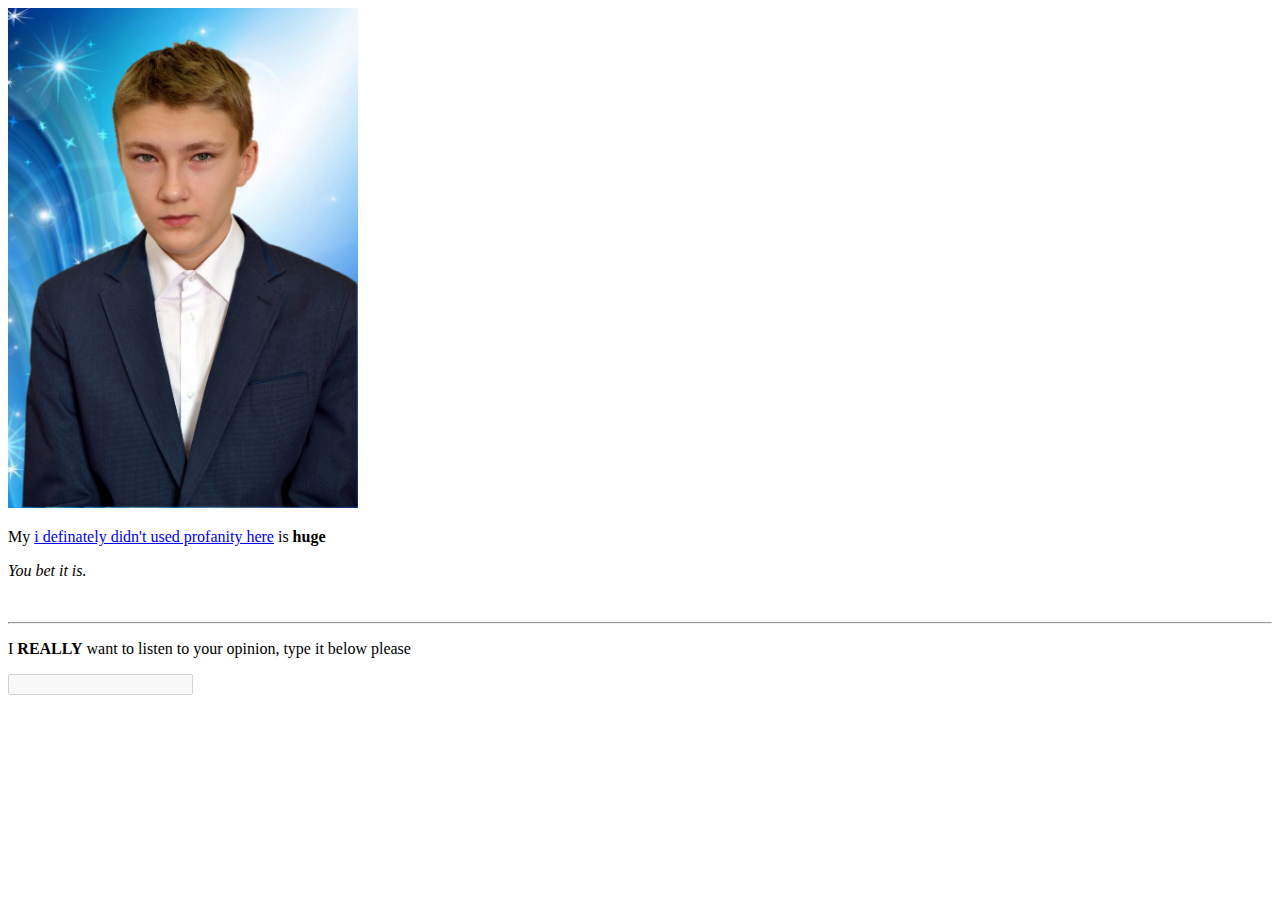
<file: Day 1/index.html>
<!DOCTYPE html>
<html lang="en-US">
    <head>
        <meta charset="utf-8">

    </head>

    <body>
        <img src="grisha.jpg" width="350" height="500" alt="beautiful man">

        <p class="statement">My <a href="https://www.youtube.com/channel/UClrwfd2HzmpRRpPA2orQFiw"
             title="The best page on the internet">i definately didn't used profanity here</a> is <strong>huge</strong></p>
        
        <em><p class="truth">You bet it is.</p></em>
        
        <br>
        <hr>

        <p>I <strong>REALLY</strong> want to listen to your opinion, type it below please</p>
        <input type="text" disabled>
    </body>
</html>
</file>
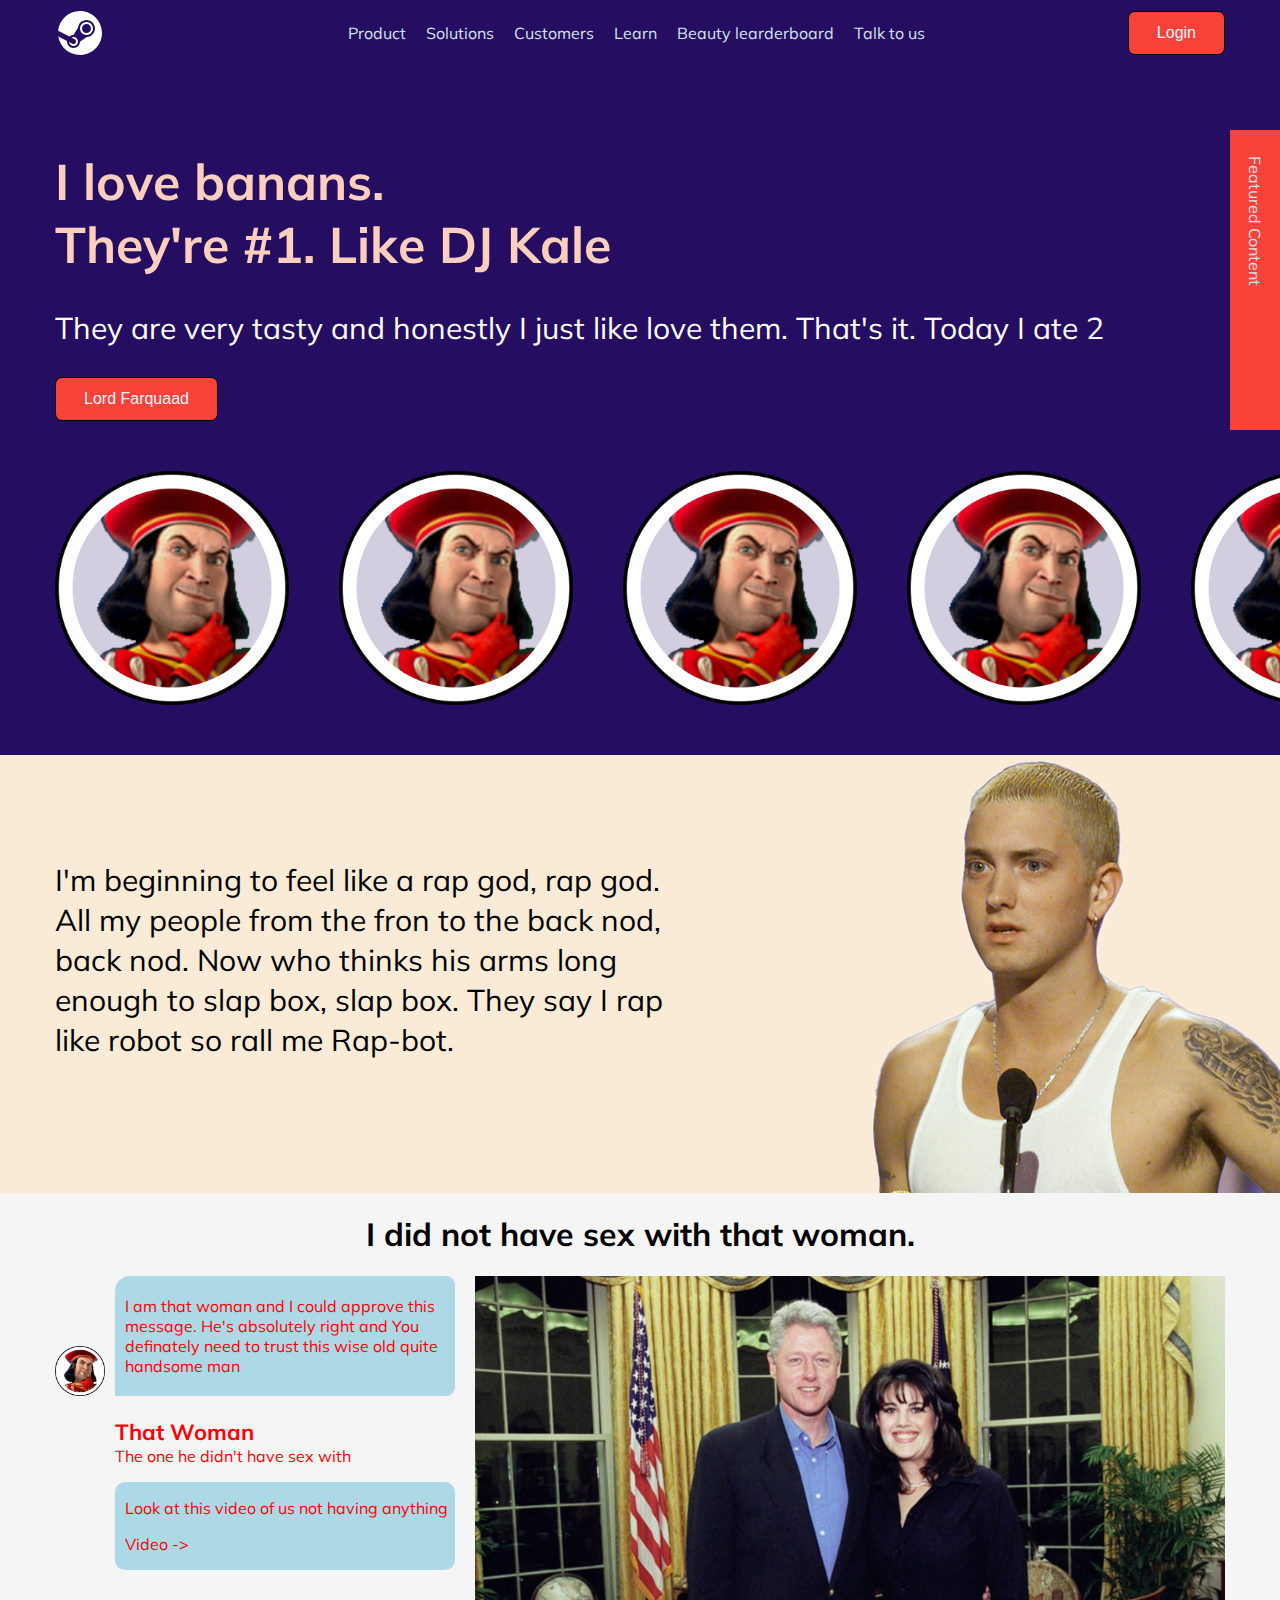
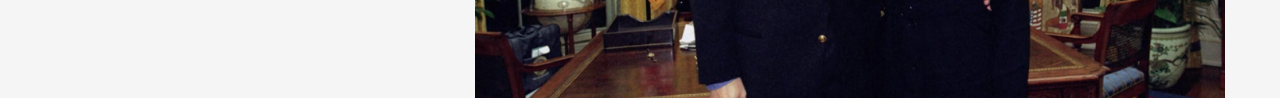
<file: Day 10/index.html>
<!DOCTYPE html>
<html lang="en">
    <head>
        <meta charset="UTF-8">
        <link rel="stylesheet" href="styles.css">
    </head>

    <body>
        <header>
            <div class="menu">

                <img class="logo" src="imgs/icons8-logo.svg">


    
                <nav class="nav-menu">
                    <ul class="menu-ul">
                        <li><a href="">Product</a></li>
                        <li><a href="">Solutions</a></li>
                        <li><a href="">Customers</a></li>
                        <li><a href="">Learn</a></li>
                        <li><a href="">Beauty learderboard</a></li>
                        <li><a href="">Talk to us</a></li>
                    </ul>
                </nav>
    
                
                <button class="login-button">Login</button>

                <div class="adidas-menu" style="padding-right: 10px;">
                    <span class="bar"></span>
                    <span class="bar"></span>
                    <span class="bar"></span>
                </div>


                <nav class="dropdown-menu">
                    <a href="shrek.html">Product <img class="shrek" src="imgs/shrek.png"></a>
                    <a href="shrek.html">Solutions <img class="shrek" src="imgs/shrek.png"></a>
                    <a href="">Customers</a>
                    <a href="shrek.html">Learn<img class="shrek" src="imgs/shrek.png"></a>
                    <a href="">Beauty learderboard</a>
                    <a href="">Talk to us</a>
                    <a href="" class="dropdown-login">Login <img class="shrek" src="imgs/farquaad.png"></a>
                </nav>



            </div>
        </header>    

        <div class="featured-content">
            <div class="bottle-cap">
                <p class="nine-ty-degree">Featured Content</p>
            </div>
            <div class="bottle">
                <img src="imgs/featured.jpg" height="200px" width="360px">
                <p>This dog is Hitler.</p>
                <a class="featured-content-link" href="">Deport ></a>
            </div>
        </div>

        <div class="content-face">

            <div class="promo">


                <div class="blue section-padding">
                    <div class="marginalized farquass">
                        <div class="text-button-farquad"> 
                            <h1 class="bright">I love banans.<br>
                                They're #1. Like DJ Kale</h1>
                            <p style="font-size: 30px; color: white">They are very tasty and honestly I just like love them. That's it. Today I ate 2</p>
                            <button class="info-button">Lord Farquaad</button>
                        </div>
                        
                        <div class="farquads">
                            <img src="imgs/farquaad.png" width="20%">
                            <img src="imgs/farquaad.png" width="20%">
                            <img src="imgs/farquaad.png" width="20%">
                            <img src="imgs/farquaad.png" width="20%">
                            <img src="imgs/farquaad.png" width="20%">
                        </div>
                    </div>
                </div>


                <div class="beige section-padding">
                    <div class="slim marginalized">
                        <div class="slim-text">
                            I'm beginning to feel like a rap god, rap god.
                            All my people from the fron to the back nod, back nod.
                            Now who thinks his arms long enough to slap box, slap box.
                            They say I rap like robot so rall me Rap-bot.
                        </div>
                    
                        <img src="imgs/slim-cutout.png" class="slim-shady">
                    </div>
                </div>

                <div class="white section-padding">
                    <div class="marginalized" style="flex-direction: column;">
                        <h1>I did not have sex with that woman.</h1>
                        
                        <div class="chat-slider">
                            <div class="chat">
                                <div class="chatlog">
                                    <img src="imgs/farquaad.png" width="50px" height="50px">
                                    <p class="chat-msg">
                                        I am that woman and I 
                                        could approve this message.
                                        He's absolutely right and 
                                        You definately need to trust this 
                                        wise old quite handsome man

                                    </p>
                                </div>

                                <div class="description">
                                    <p style="font-weight: bold; font-size: 22px; margin-bottom: 0px;">That Woman</p></b>
                                    <p style="margin-top: 0;">The one he didn't have sex with</p>
                                    
                                    <a class="description-link" href="">
                                        <p style="margin-bottom: 0;">Look at this video of us not having anything</p>
                                        <p>Video -></p>
                                    </a>
                                </div>
                            </div>

                            <div class="slider">
                                <img class="slider-img fade" src="imgs/bill/1.jpg" >
                                <img class="slider-img fade" src="imgs/bill/2.jpg">
                                <img class="slider-img fade" src="imgs/bill/3.jpg" >
                            </div>
                        </div>
                    </div>
                </div>


                



            </div>



        </div>



        <script src="JS/momimstraight.js"></script> 
        <script src="JS/slideShow.js"></script>   
        <script src="JS/featuredContentExpand.js"></script>

    </body>

</html>
</file>
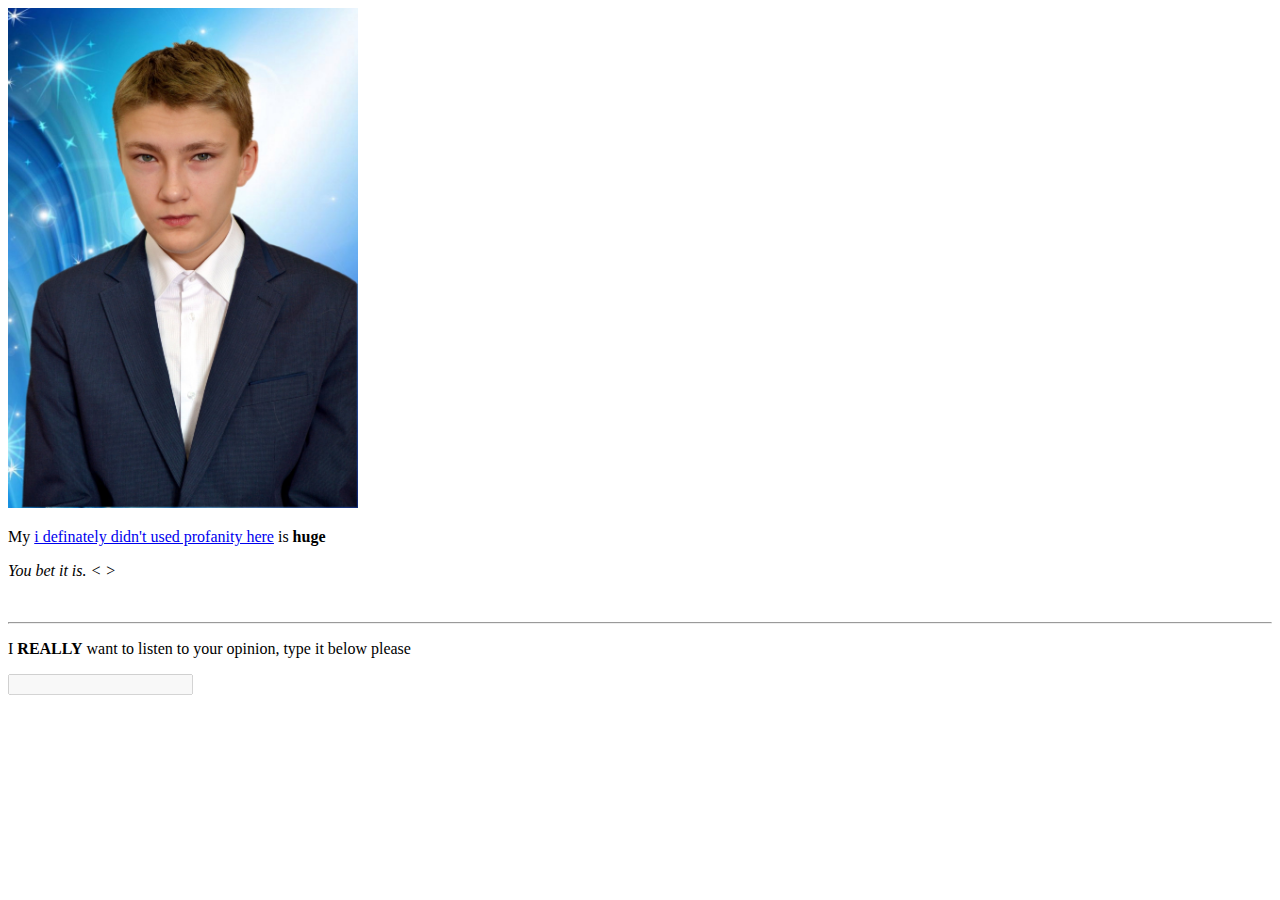
<file: Day 2/index.html>
<!DOCTYPE html>
<html lang="en-US">
    <head>
        <meta charset="utf-8">
        <title>G wagon</title>
    </head>

    <body>
        <img src="grisha.jpg" width="350" height="500" alt="beautiful man">

        <p class="statement">My <a href="https://www.youtube.com/channel/UClrwfd2HzmpRRpPA2orQFiw"
             title="The best page on the internet">i definately didn't used profanity here</a> is <strong>huge</strong></p>
        
        <em><p class="truth" title="test123">You bet it is. &lt; &gt; </p></em>
        
        <br>
        <hr>

        <p>I <strong>REALLY</strong> want to listen to your opinion, type it below please</p>
        <input type="text" disabled>
    </body>
</html>
</file>
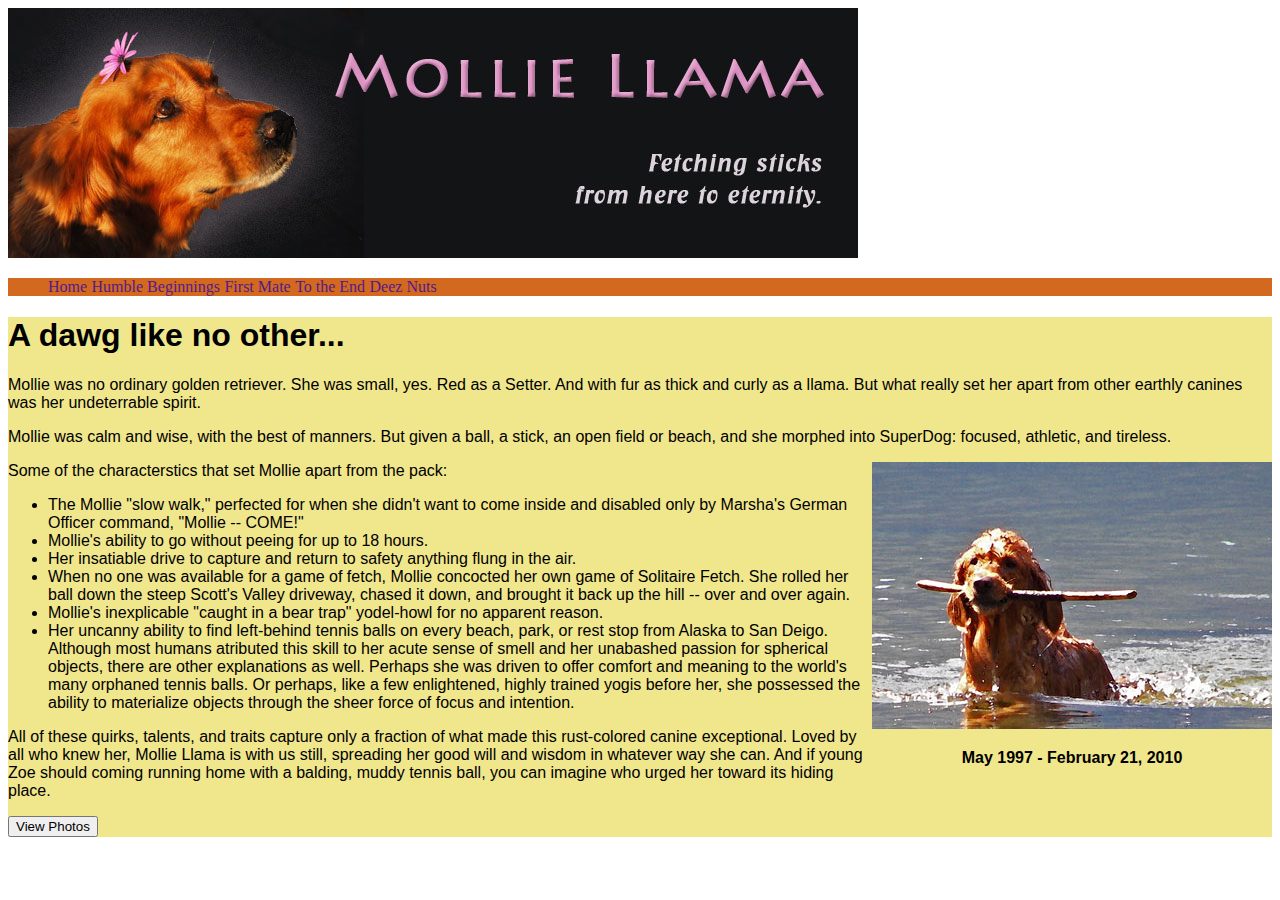
<file: Day 3/index.html>
<!DOCTYPE html>
<html>
    <head>
        <link rel="stylesheet" href="styles.css"> 
    </head>

    <body>
        <img src="imgs/bannerdawg.jpg">


        <div class="menu">
            <ul>
                <li class="menuitem"><a href="">Home</a></li>
                <li class="menuitem"><a href="">Humble Beginnings</a></li>
                <li class="menuitem"><a href="">First Mate</a></li>
                <li class="menuitem"><a href="">To the End</a></li>
                <li class="menuitem"><a href="">Deez Nuts</a></li>
            </ul>    
        </div>

        <div class="content">

            <h1>A dawg like no other...</h1>

            <p>
                Mollie was no ordinary golden retriever. She was small, yes. 
                Red as a Setter. And with fur as thick and curly as a llama. 
                But what really set her apart from other earthly canines was 
                her undeterrable spirit.
            </p>

            <p>
                Mollie was calm and wise, with the best of manners.
                But given a ball, a stick, an open field or beach, and she 
                morphed into SuperDog: focused, athletic, and tireless.
            </p>

            <div class="tributeimg">
                <img src="imgs/mollie-stick-water.jpg">
                <p>May 1997 - February 21, 2010</p>
            </div>


            <p>Some of the characterstics that set Mollie apart from the pack:</p>

            <ul>
                <li>The Mollie "slow walk," perfected for when she didn't want to come inside and disabled only by Marsha's German Officer command, "Mollie -- COME!"</li>
                <li>Mollie's ability to go without peeing for up to 18 hours.</li>
                <li>Her insatiable drive to capture and return to safety anything flung in the air.</li>
                <li>When no one was available for a game of fetch, Mollie concocted her own game of Solitaire Fetch. She rolled her ball down the steep Scott's Valley driveway, chased it down, and brought it back up the hill -- over and over again.</li>
                <li>Mollie's inexplicable "caught in a bear trap" yodel-howl for no apparent reason.</li>
                <li>Her uncanny ability to find left-behind tennis balls on every beach, park, or rest stop from Alaska to San Deigo. Although most humans atributed this skill to her acute sense of smell and her unabashed passion for spherical objects, there are other explanations as well. Perhaps she was driven to offer comfort and meaning to the world's many orphaned tennis balls. Or perhaps, like a few enlightened, highly trained yogis before her, she possessed the ability to materialize objects through the sheer force of focus and intention.</li>
            </ul>

            <p>All of these quirks, talents, and traits capture only a fraction of what made this rust-colored canine exceptional. Loved by all who knew her, Mollie Llama is with us still, spreading her good will and wisdom in whatever way she can. And if young Zoe should coming running home with a balding, muddy tennis ball, you can imagine who urged her toward its hiding place.</p>


            <button type="button">View Photos</button>
        </div>


    </body>

</html>
</file>
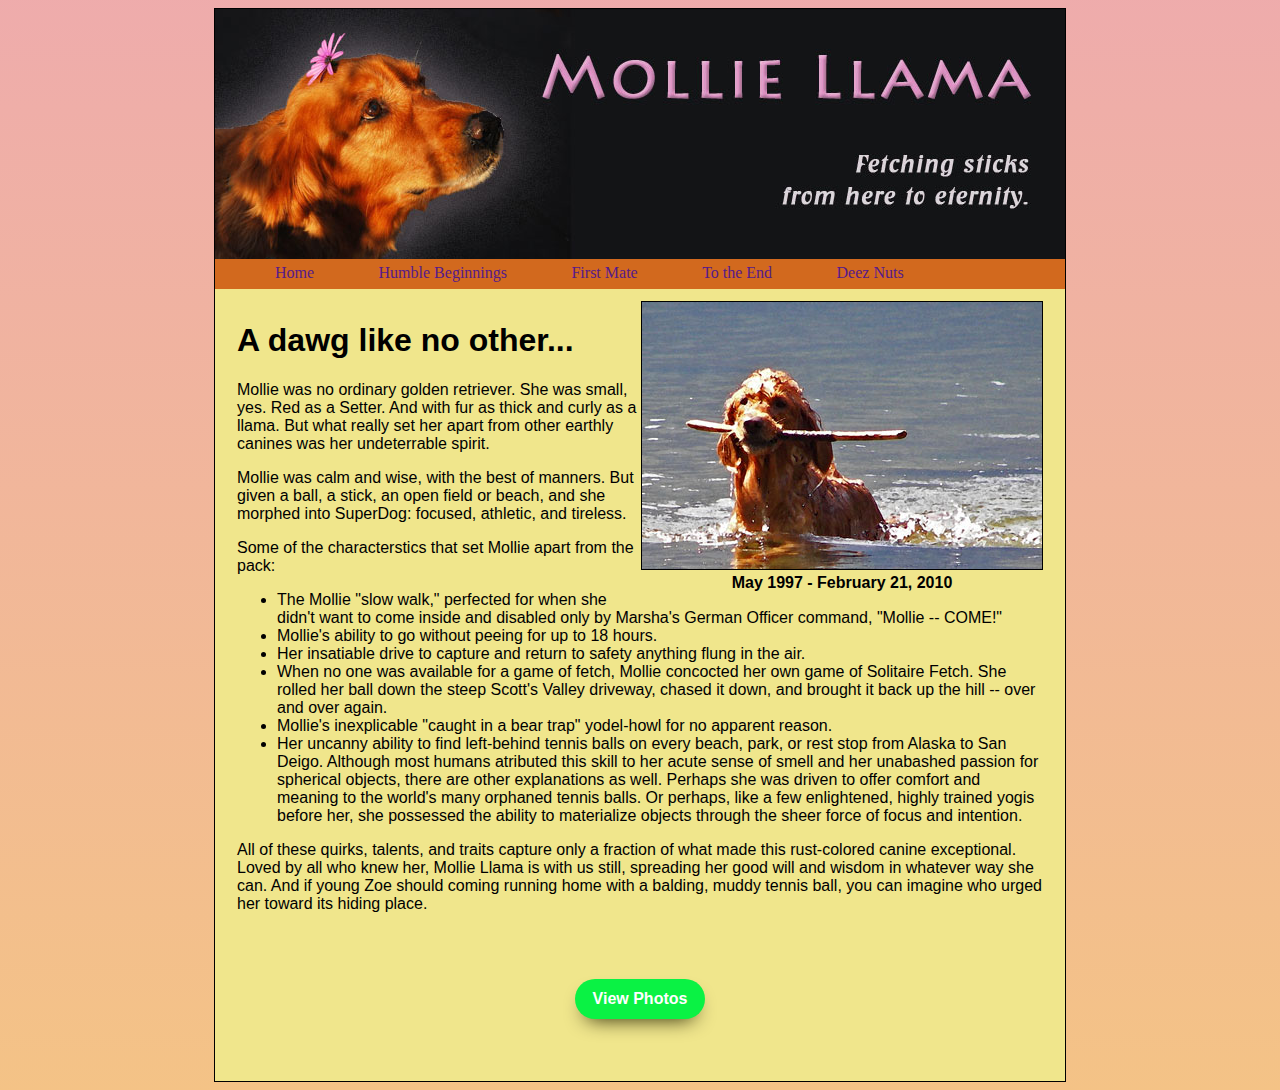
<file: Day 4/index.html>
<!DOCTYPE html>
<html>
    <head>
        <link rel="stylesheet" href="styles.css"> 
    </head>

    <body>
        <div class="page">
            
            <img src="imgs/bannerdawg.jpg">
            
            <div class="menu">
                <ul class="menuul">
                    <li class="menuitem"><a href="">Home</a></li>
                    <li class="menuitem"><a href="">Humble Beginnings</a></li>
                    <li class="menuitem"><a href="">First Mate</a></li>
                    <li class="menuitem"><a href="">To the End</a></li>
                    <li class="menuitem"><a href="">Deez Nuts</a></li>
                </ul>    
            </div>
            
            <div class="content">
    
                <div class="tributeimg">
                    <img style="    border: 1px solid black;" src="imgs/mollie-stick-water.jpg">
                    <p>May 1997 - February 21, 2010</p>
                </div>
    
                <h1>A dawg like no other...</h1>
    
                <p>
                    Mollie was no ordinary golden retriever. She was small, yes. 
                    Red as a Setter. And with fur as thick and curly as a llama. 
                    But what really set her apart from other earthly canines was 
                    her undeterrable spirit.
                </p>
    
                <p>
                    Mollie was calm and wise, with the best of manners.
                    But given a ball, a stick, an open field or beach, and she 
                    morphed into SuperDog: focused, athletic, and tireless.
                </p>
    
    
    
    
                <p>Some of the characterstics that set Mollie apart from the pack:</p>
    
                <ul>
                    <li>The Mollie "slow walk," perfected for when she didn't want to come inside and disabled only by Marsha's German Officer command, "Mollie -- COME!"</li>
                    <li>Mollie's ability to go without peeing for up to 18 hours.</li>
                    <li>Her insatiable drive to capture and return to safety anything flung in the air.</li>
                    <li>When no one was available for a game of fetch, Mollie concocted her own game of Solitaire Fetch. She rolled her ball down the steep Scott's Valley driveway, chased it down, and brought it back up the hill -- over and over again.</li>
                    <li>Mollie's inexplicable "caught in a bear trap" yodel-howl for no apparent reason.</li>
                    <li>Her uncanny ability to find left-behind tennis balls on every beach, park, or rest stop from Alaska to San Deigo. Although most humans atributed this skill to her acute sense of smell and her unabashed passion for spherical objects, there are other explanations as well. Perhaps she was driven to offer comfort and meaning to the world's many orphaned tennis balls. Or perhaps, like a few enlightened, highly trained yogis before her, she possessed the ability to materialize objects through the sheer force of focus and intention.</li>
                </ul>
    
                <p>All of these quirks, talents, and traits capture only a fraction of what made this rust-colored canine exceptional. Loved by all who knew her, Mollie Llama is with us still, spreading her good will and wisdom in whatever way she can. And if young Zoe should coming running home with a balding, muddy tennis ball, you can imagine who urged her toward its hiding place.</p>
    
    
                <div class="buton-central">
                    <button class="button-34" type="submit">View Photos</button>
                </div>
            </div>

        </div>
        


    </body>

</html>
</file>
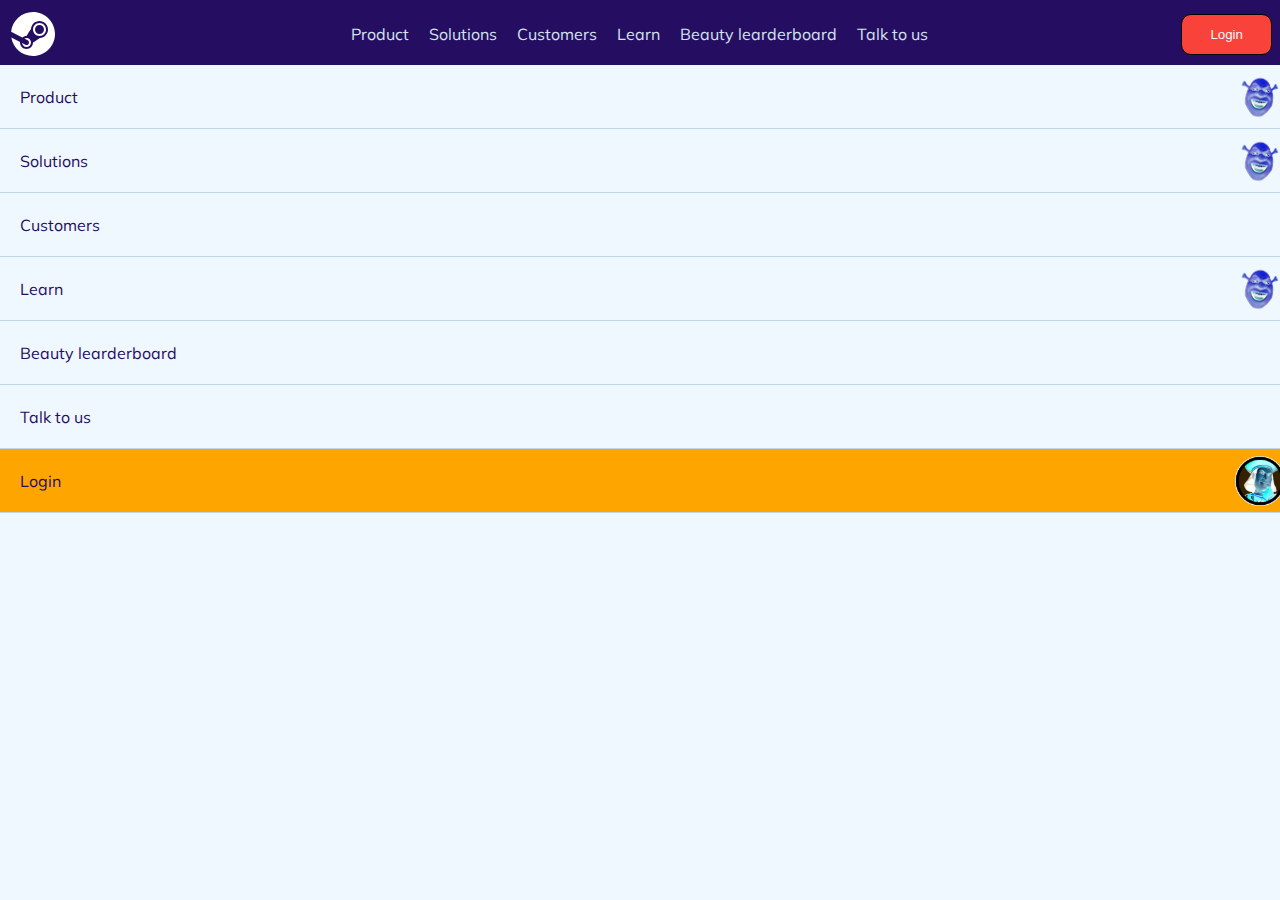
<file: Day 6/index.html>
<!DOCTYPE html>
<html lang="en">
    <head>
        <meta charset="UTF-8">
        <link rel="stylesheet" href="styles.css">
    </head>

    <body>
        <header>
            <div class="menu">

                <img src="imgs/icons8-logo.svg">


    
                <nav class="nav-menu">
                    <ul class="menu-ul">
                        <li><a href="">Product</a></li>
                        <li><a href="">Solutions</a></li>
                        <li><a href="">Customers</a></li>
                        <li><a href="">Learn</a></li>
                        <li><a href="">Beauty learderboard</a></li>
                        <li><a href="">Talk to us</a></li>
                    </ul>
                </nav>
    
                
                <button class="login-button">Login</button>
                <img class="expand-menu" src="imgs/menu.png" height="4%" width="4%">

                <nav class="dropdown-menu">
                    <a href="shrek.html">Product <img class="shrek" src="imgs/shrek.png"></a>
                    <a href="shrek.html">Solutions <img class="shrek" src="imgs/shrek.png"></a>
                    <a href="">Customers</a>
                    <a href="shrek.html">Learn<img class="shrek" src="imgs/shrek.png"></a>
                    <a href="">Beauty learderboard</a>
                    <a href="">Talk to us</a>
                    <a href="" class="dropdown-login">Login <img class="shrek" src="imgs/farquaad.png"></a>
                </nav>



            </div>
        </header>




        

    </body>

</html>
</file>
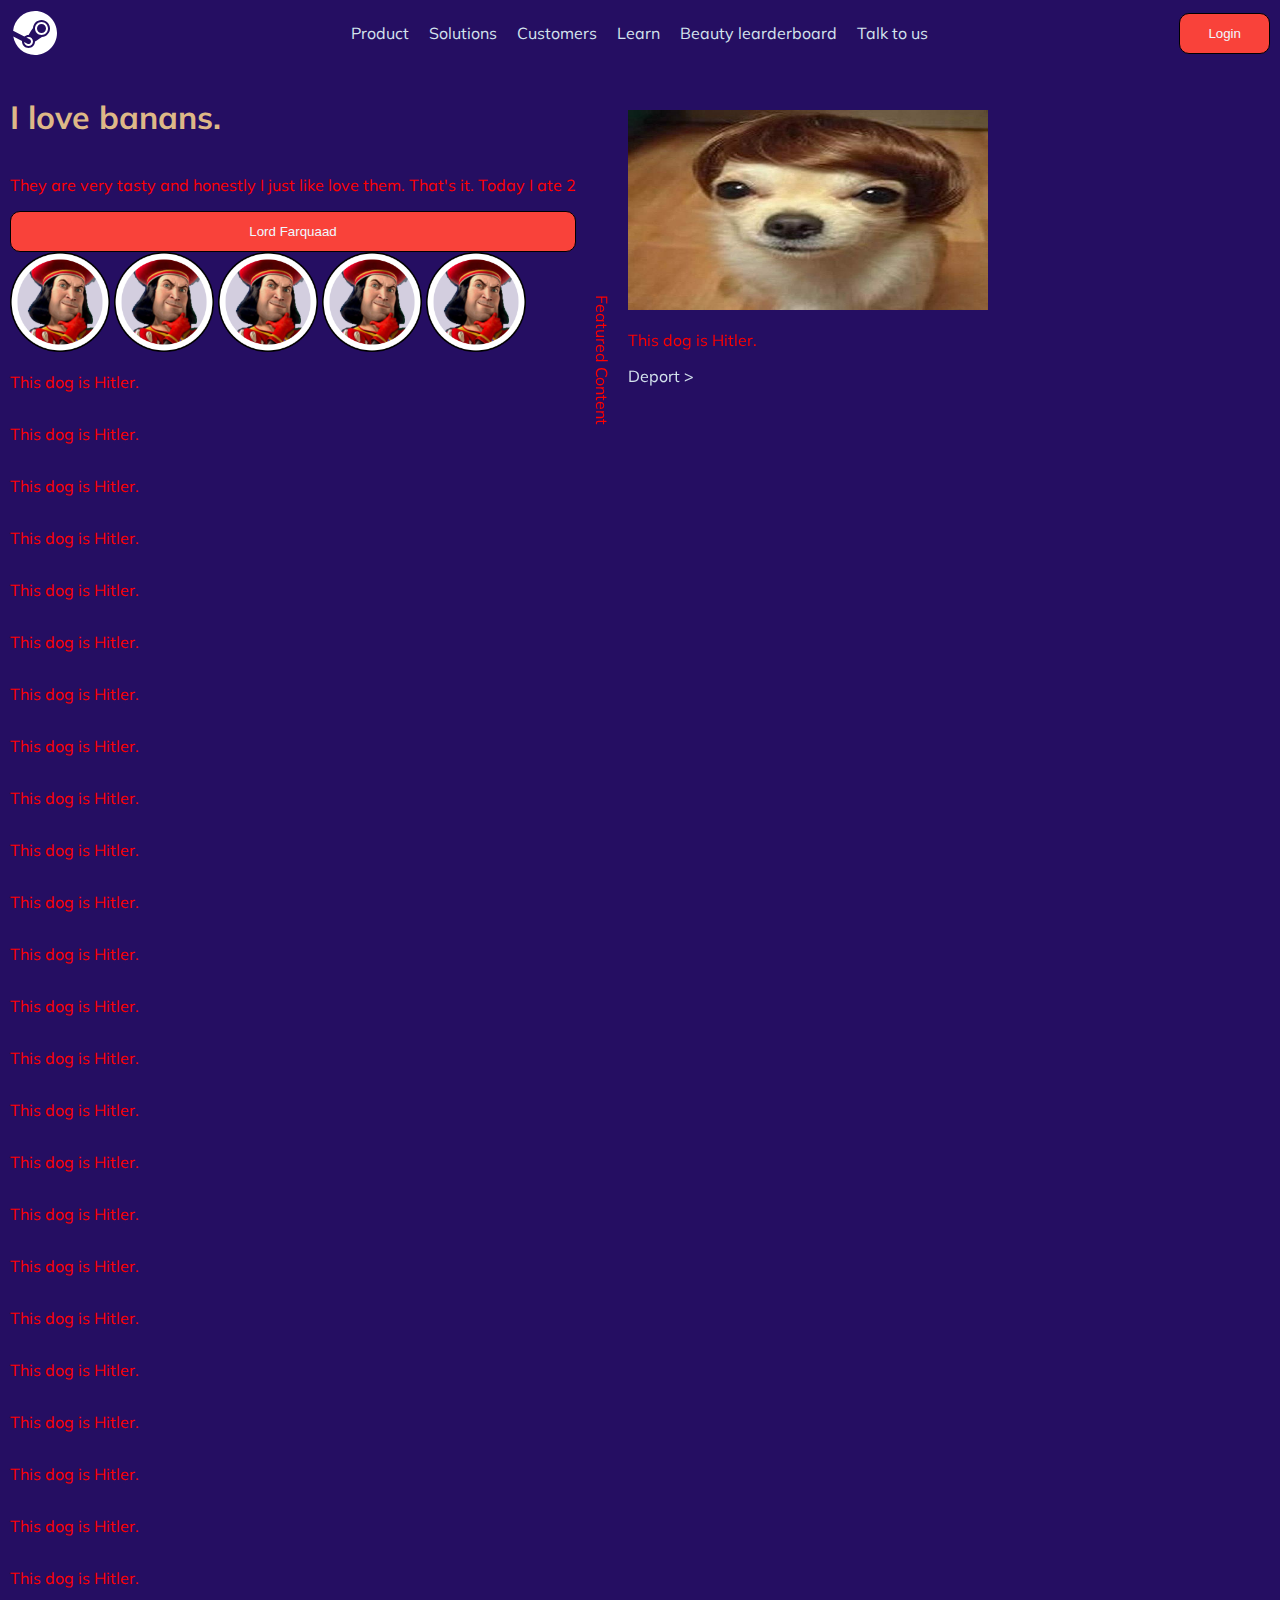
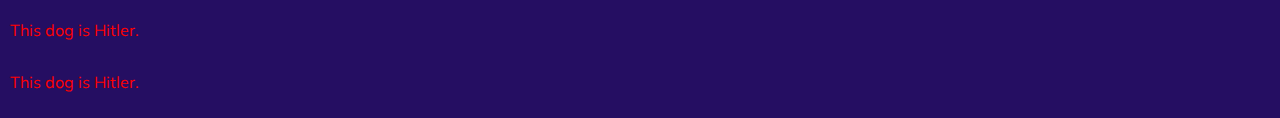
<file: Day 7/index.html>
<!DOCTYPE html>
<html lang="en">
    <head>
        <meta charset="UTF-8">
        <link rel="stylesheet" href="styles.css">
    </head>

    <body>
        <header>
            <div class="menu">

                <img class="logo" src="imgs/icons8-logo.svg">


    
                <nav class="nav-menu">
                    <ul class="menu-ul">
                        <li><a href="">Product</a></li>
                        <li><a href="">Solutions</a></li>
                        <li><a href="">Customers</a></li>
                        <li><a href="">Learn</a></li>
                        <li><a href="">Beauty learderboard</a></li>
                        <li><a href="">Talk to us</a></li>
                    </ul>
                </nav>
    
                
                <button class="login-button">Login</button>

                <div class="adidas-menu" style="padding-right: 10px;">
                    <span class="bar"></span>
                    <span class="bar"></span>
                    <span class="bar"></span>
                </div>


                <nav class="dropdown-menu">
                    <a href="shrek.html">Product <img class="shrek" src="imgs/shrek.png"></a>
                    <a href="shrek.html">Solutions <img class="shrek" src="imgs/shrek.png"></a>
                    <a href="">Customers</a>
                    <a href="shrek.html">Learn<img class="shrek" src="imgs/shrek.png"></a>
                    <a href="">Beauty learderboard</a>
                    <a href="">Talk to us</a>
                    <a href="" class="dropdown-login">Login <img class="shrek" src="imgs/farquaad.png"></a>
                </nav>



            </div>
        </header>    

        <div class="content-face">

            <div class="promo">

                <h1 class="bright">I love banans.</h1>

                <p>They are very tasty and honestly I just like love them. That's it. Today I ate 2</p>

                <button class="info-button">Lord Farquaad</button>

                


                
                <div class="farquads">
                    <img src="imgs/farquaad.png" height="100px" width="100px">
                    <img src="imgs/farquaad.png" height="100px" width="100px">
                    <img src="imgs/farquaad.png" height="100px" width="100px">
                    <img src="imgs/farquaad.png" height="100px" width="100px">
                    <img src="imgs/farquaad.png" height="100px" width="100px">
                </div>

                <p>This dog is Hitler.</p>
                <p>This dog is Hitler.</p>
                <p>This dog is Hitler.</p>
                <p>This dog is Hitler.</p>
                <p>This dog is Hitler.</p>
                <p>This dog is Hitler.</p>
                <p>This dog is Hitler.</p>
                <p>This dog is Hitler.</p>
                <p>This dog is Hitler.</p>
                <p>This dog is Hitler.</p>
                <p>This dog is Hitler.</p>
                <p>This dog is Hitler.</p>
                <p>This dog is Hitler.</p>
                <p>This dog is Hitler.</p>
                <p>This dog is Hitler.</p>
                <p>This dog is Hitler.</p>
                <p>This dog is Hitler.</p>
                <p>This dog is Hitler.</p>
                <p>This dog is Hitler.</p>
                <p>This dog is Hitler.</p>
                <p>This dog is Hitler.</p>
                <p>This dog is Hitler.</p>
                <p>This dog is Hitler.</p>
                <p>This dog is Hitler.</p>
                <p>This dog is Hitler.</p>
                <p>This dog is Hitler.</p>

            </div>

            <div class="featured-content">
                <div class="bottle-cap">
                    <p class="nine-ty-degree">Featured Content</p>
                </div>
                <div class="bottle">
                    <img src="imgs/featured.jpg" height="200px" width="360px">
                    <p>This dog is Hitler.</p>
                    <a>Deport ></a>
                </div>
            </div>

        </div>



        <script src="momimstraight.js"></script>    

    </body>

</html>
</file>
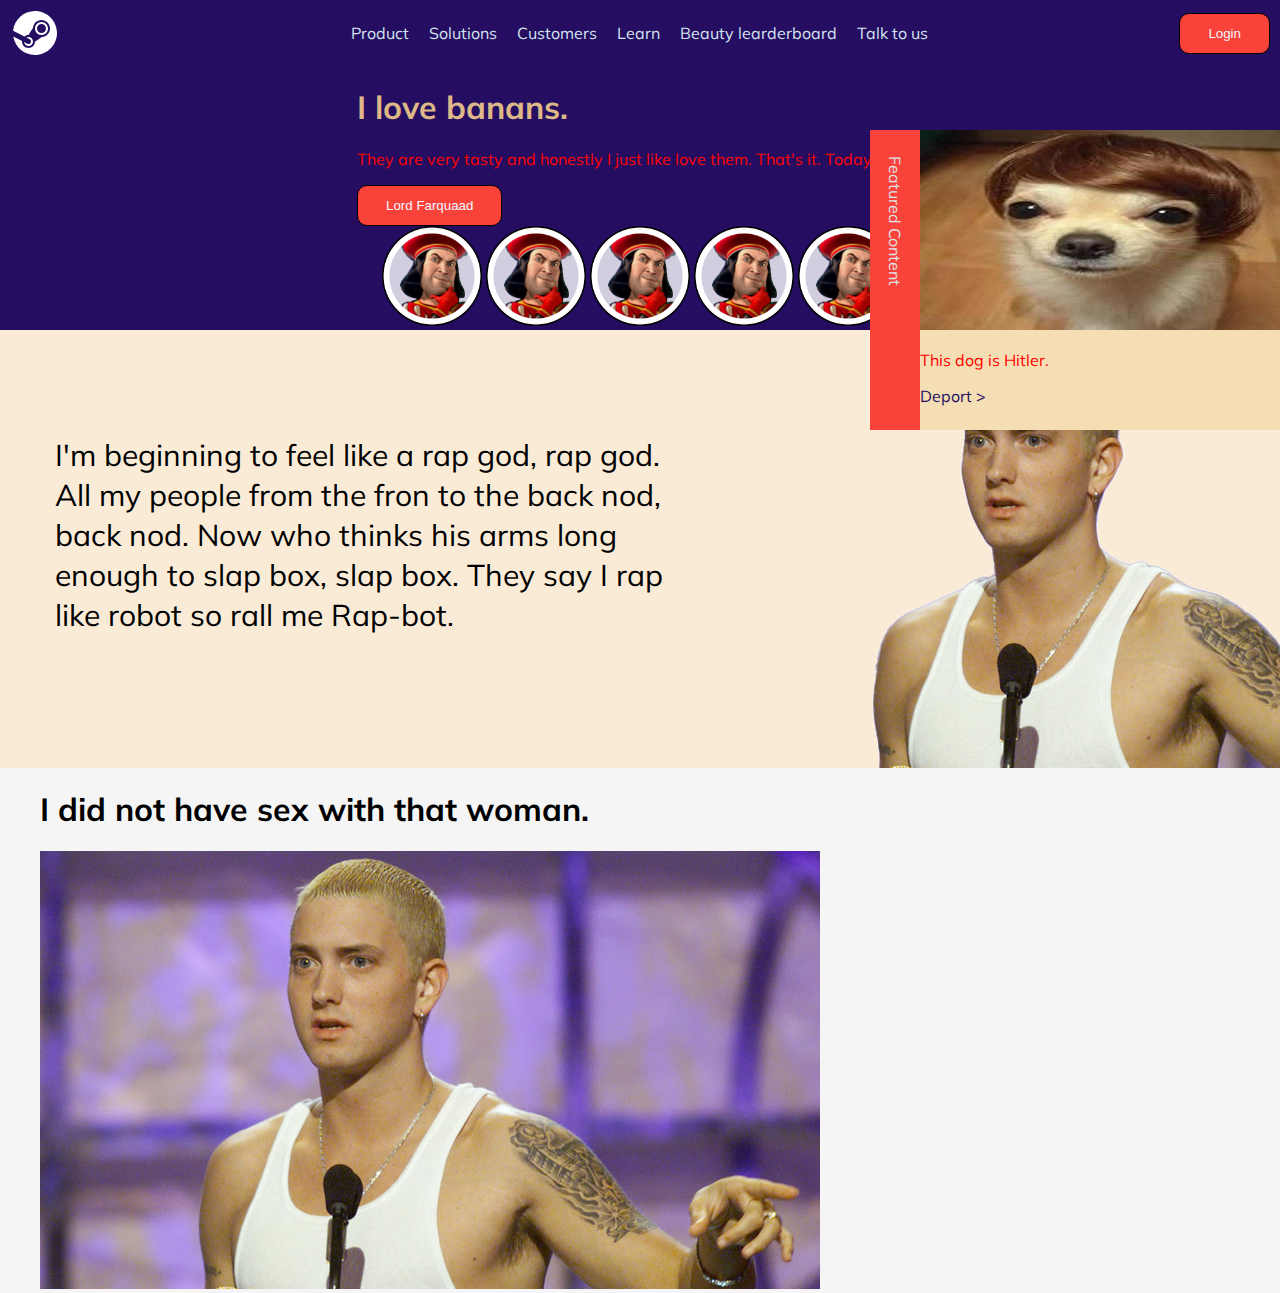
<file: Day 8/index.html>
<!DOCTYPE html>
<html lang="en">
    <head>
        <meta charset="UTF-8">
        <link rel="stylesheet" href="styles.css">
    </head>

    <body>
        <header>
            <div class="menu">

                <img class="logo" src="imgs/icons8-logo.svg">


    
                <nav class="nav-menu">
                    <ul class="menu-ul">
                        <li><a href="">Product</a></li>
                        <li><a href="">Solutions</a></li>
                        <li><a href="">Customers</a></li>
                        <li><a href="">Learn</a></li>
                        <li><a href="">Beauty learderboard</a></li>
                        <li><a href="">Talk to us</a></li>
                    </ul>
                </nav>
    
                
                <button class="login-button">Login</button>

                <div class="adidas-menu" style="padding-right: 10px;">
                    <span class="bar"></span>
                    <span class="bar"></span>
                    <span class="bar"></span>
                </div>


                <nav class="dropdown-menu">
                    <a href="shrek.html">Product <img class="shrek" src="imgs/shrek.png"></a>
                    <a href="shrek.html">Solutions <img class="shrek" src="imgs/shrek.png"></a>
                    <a href="">Customers</a>
                    <a href="shrek.html">Learn<img class="shrek" src="imgs/shrek.png"></a>
                    <a href="">Beauty learderboard</a>
                    <a href="">Talk to us</a>
                    <a href="" class="dropdown-login">Login <img class="shrek" src="imgs/farquaad.png"></a>
                </nav>



            </div>
        </header>    

        <div class="featured-content">
            <div class="bottle-cap">
                <p class="nine-ty-degree">Featured Content</p>
            </div>
            <div class="bottle">
                <img src="imgs/featured.jpg" height="200px" width="360px">
                <p>This dog is Hitler.</p>
                <a class="featured-content-link" href="">Deport ></a>
            </div>
        </div>

        <div class="content-face">

            <div class="promo">


                <div class="blue section-padding">
                    <div class="marginalized farquass">
                        <div class="text-button-farquad"> 
                            <h1 class="bright">I love banans.</h1>
                            <p>They are very tasty and honestly I just like love them. That's it. Today I ate 2</p>
                            <button class="info-button">Lord Farquaad</button>
                        </div>
                        
                        <div class="farquads">
                            <img src="imgs/farquaad.png" height="100px" width="100px">
                            <img src="imgs/farquaad.png" height="100px" width="100px">
                            <img src="imgs/farquaad.png" height="100px" width="100px">
                            <img src="imgs/farquaad.png" height="100px" width="100px">
                            <img src="imgs/farquaad.png" height="100px" width="100px">
                        </div>
                    </div>
                </div>


                <div class="beige section-padding">
                    <div class="slim marginalized">
                        <div class="slim-text">
                            I'm beginning to feel like a rap god, rap god.
                            All my people from the fron to the back nod, back nod.
                            Now who thinks his arms long enough to slap box, slap box.
                            They say I rap like robot so rall me Rap-bot.
                        </div>
                    
                        <img src="imgs/slim-cutout.png" class="slim-shady">
                    </div>
                </div>

                <div class="white section-padding">
                    <h1>I did not have sex with that woman.</h1>

                    <img src="imgs/rap god.jpg">
                </div>


                



            </div>



        </div>



        <script src="momimstraight.js"></script>    

    </body>

</html>
</file>
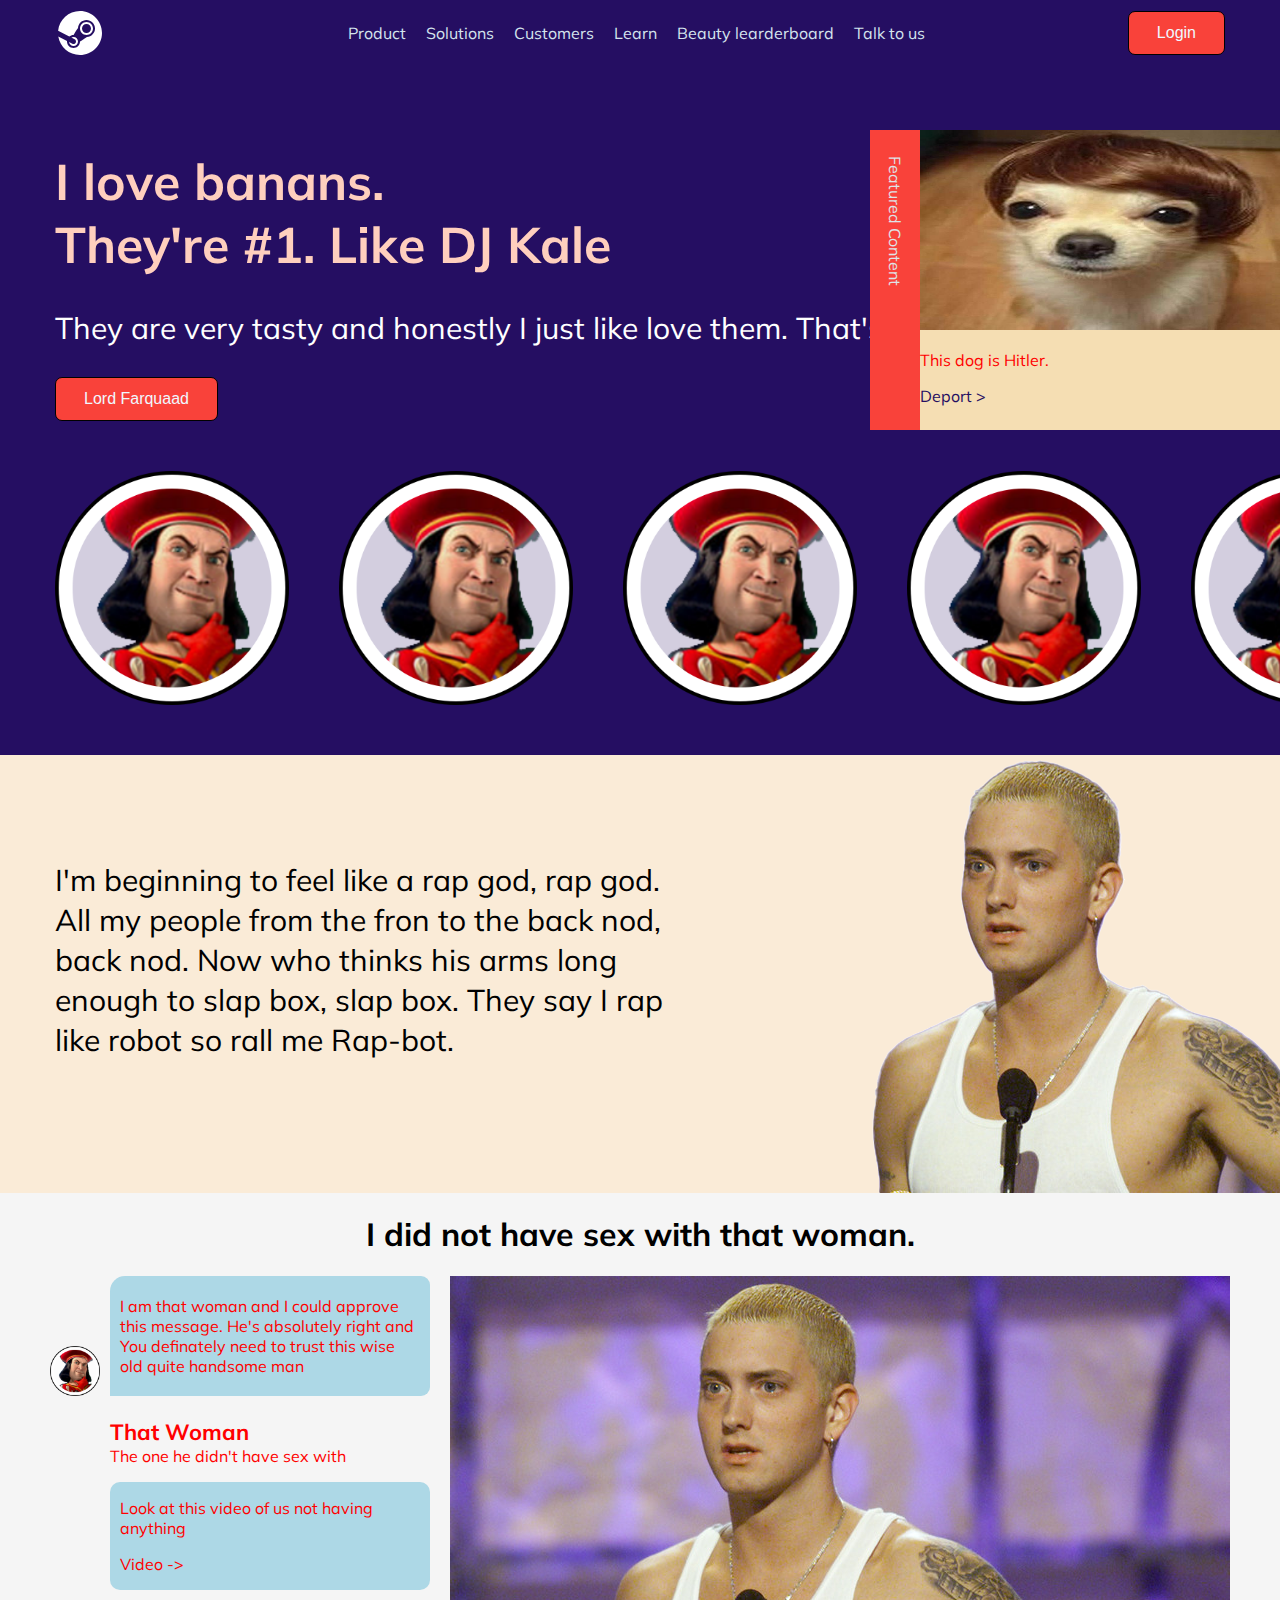
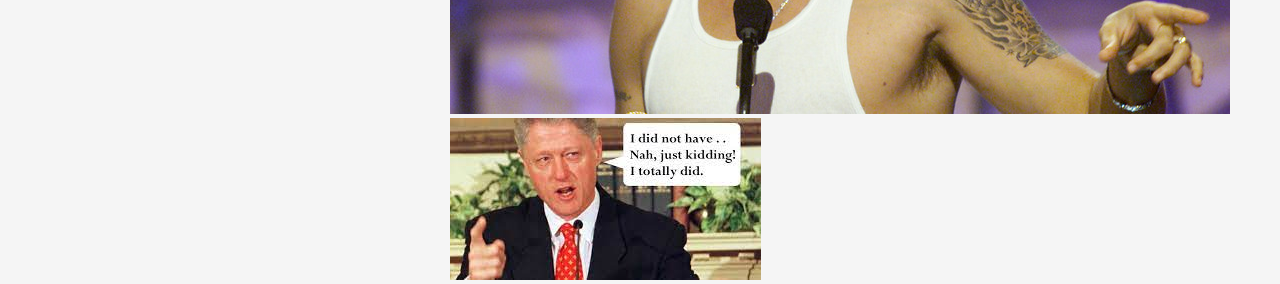
<file: Day 9/index.html>
<!DOCTYPE html>
<html lang="en">
    <head>
        <meta charset="UTF-8">
        <link rel="stylesheet" href="styles.css">
    </head>

    <body>
        <header>
            <div class="menu">

                <img class="logo" src="imgs/icons8-logo.svg">


    
                <nav class="nav-menu">
                    <ul class="menu-ul">
                        <li><a href="">Product</a></li>
                        <li><a href="">Solutions</a></li>
                        <li><a href="">Customers</a></li>
                        <li><a href="">Learn</a></li>
                        <li><a href="">Beauty learderboard</a></li>
                        <li><a href="">Talk to us</a></li>
                    </ul>
                </nav>
    
                
                <button class="login-button">Login</button>

                <div class="adidas-menu" style="padding-right: 10px;">
                    <span class="bar"></span>
                    <span class="bar"></span>
                    <span class="bar"></span>
                </div>


                <nav class="dropdown-menu">
                    <a href="shrek.html">Product <img class="shrek" src="imgs/shrek.png"></a>
                    <a href="shrek.html">Solutions <img class="shrek" src="imgs/shrek.png"></a>
                    <a href="">Customers</a>
                    <a href="shrek.html">Learn<img class="shrek" src="imgs/shrek.png"></a>
                    <a href="">Beauty learderboard</a>
                    <a href="">Talk to us</a>
                    <a href="" class="dropdown-login">Login <img class="shrek" src="imgs/farquaad.png"></a>
                </nav>



            </div>
        </header>    

        <div class="featured-content">
            <div class="bottle-cap">
                <p class="nine-ty-degree">Featured Content</p>
            </div>
            <div class="bottle">
                <img src="imgs/featured.jpg" height="200px" width="360px">
                <p>This dog is Hitler.</p>
                <a class="featured-content-link" href="">Deport ></a>
            </div>
        </div>

        <div class="content-face">

            <div class="promo">


                <div class="blue section-padding">
                    <div class="marginalized farquass">
                        <div class="text-button-farquad"> 
                            <h1 class="bright">I love banans.<br>
                                They're #1. Like DJ Kale</h1>
                            <p style="font-size: 30px; color: white">They are very tasty and honestly I just like love them. That's it. Today I ate 2</p>
                            <button class="info-button">Lord Farquaad</button>
                        </div>
                        
                        <div class="farquads">
                            <img src="imgs/farquaad.png" width="20%">
                            <img src="imgs/farquaad.png" width="20%">
                            <img src="imgs/farquaad.png" width="20%">
                            <img src="imgs/farquaad.png" width="20%">
                            <img src="imgs/farquaad.png" width="20%">
                        </div>
                    </div>
                </div>


                <div class="beige section-padding">
                    <div class="slim marginalized">
                        <div class="slim-text">
                            I'm beginning to feel like a rap god, rap god.
                            All my people from the fron to the back nod, back nod.
                            Now who thinks his arms long enough to slap box, slap box.
                            They say I rap like robot so rall me Rap-bot.
                        </div>
                    
                        <img src="imgs/slim-cutout.png" class="slim-shady">
                    </div>
                </div>

                <div class="white section-padding">
                    <div class="marginalized" style="flex-direction: column;">
                        <h1>I did not have sex with that woman.</h1>
                        
                        <div class="chat-slider">
                            <div class="chat">
                                <div class="chatlog">
                                    <img src="imgs/farquaad.png" width="50px" height="50px">
                                    <p class="chat-msg">
                                        I am that woman and I 
                                        could approve this message.
                                        He's absolutely right and 
                                        You definately need to trust this 
                                        wise old quite handsome man

                                    </p>
                                </div>

                                <div class="description">
                                    <p style="font-weight: bold; font-size: 22px; margin-bottom: 0px;">That Woman</p></b>
                                    <p style="margin-top: 0;">The one he didn't have sex with</p>
                                    
                                    <a class="description-link" href="">
                                        <p style="margin-bottom: 0;">Look at this video of us not having anything</p>
                                        <p>Video -></p>
                                    </a>
                                </div>
                            </div>

                            <div class="slider">
                                <img src="imgs/rap god.jpg" >
                                <img src="imgs/billy.jpg">
                            </div>
                        </div>
                    </div>
                </div>


                



            </div>



        </div>



        <script src="momimstraight.js"></script>    

    </body>

</html>
</file>
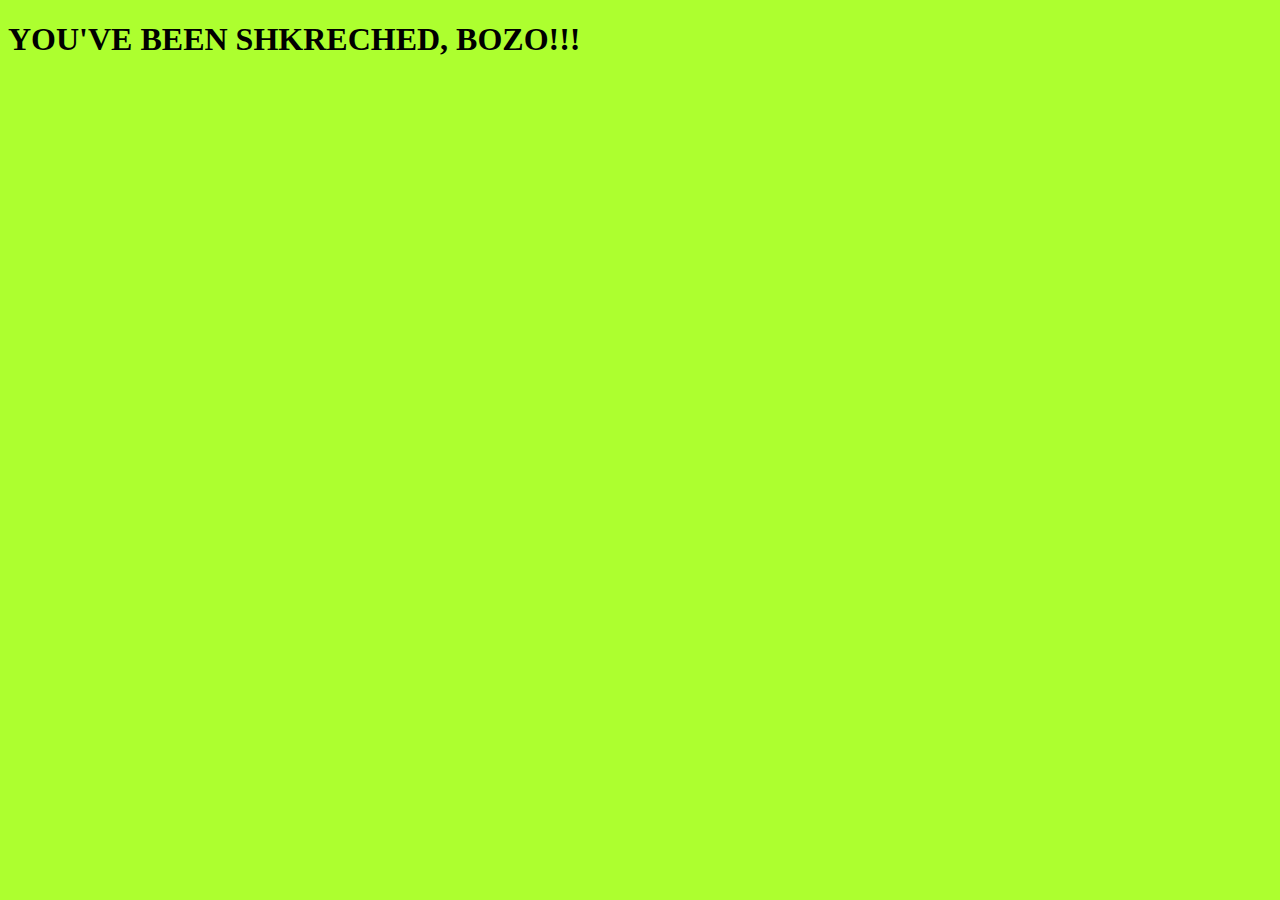
<file: Day 10/shrek.html>
<!DOCTYPE html>

<html>

    <head>
        <meta charset="UTF-8"/>

    </head>

    <body style="background-color: greenyellow;">
        <h1> YOU'VE BEEN SHKRECHED, BOZO!!!</h1>
    </body>

</html>
</file>
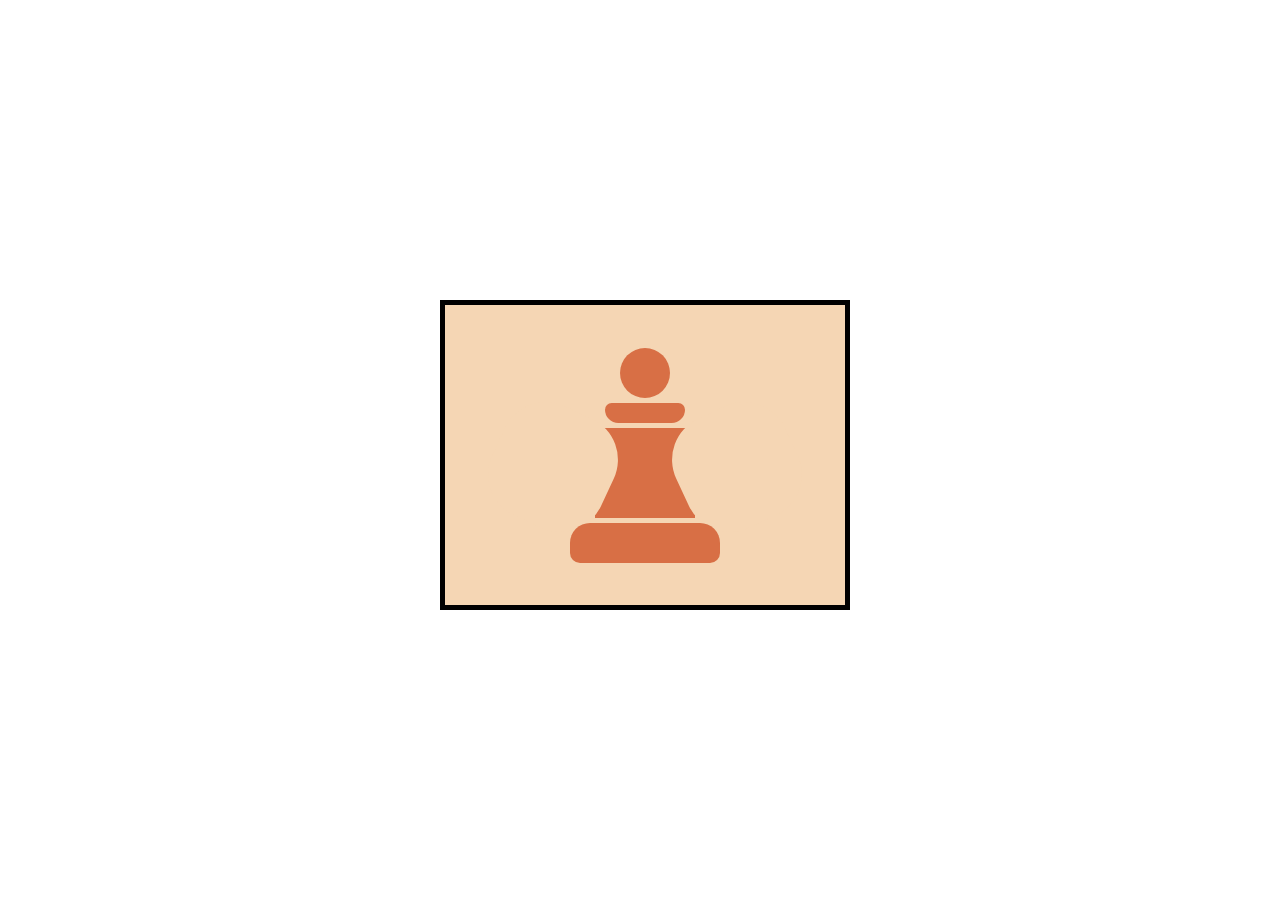
<file: Day 11/pawn.html>
<!DOCTYPE html>

<html>

    <head>
        <meta charset="UTF-8"/>
        <link rel="stylesheet" href="pawnstyle.css"/>
    </head>


    <body>
        <div class="pawn-cage">
            <div class="part head"></div>
            <div class="part neck"></div>
            <div class="part torso"></div>
            <div class="part leg"></div>
        </div>
    </body>
</html>
</file>
<file: Day 10/styles.css>
@import url('https://fonts.googleapis.com/css2?family=Mulish:wght@600&display=swap');


html {
    margin: 0;
    height: 100%;
    width: 100%;
}

body {
    margin: 0;
    min-height: 100%;
    width: 100%;
}

header {
    height: 66px;
    display: flex;

}

p { 
    color: red;
}


a { 
    text-decoration: none;
    color: rgb(212, 227, 237);
}

img.logo {
    filter: invert(1);
}


.menu-ul {
    display: flex;
    gap: 20px;
    list-style-type: none;
}

body {
    font-family: 'Mulish', sans-serif;
    background-color: #250e62;
}

a:hover {
    color: blueviolet;
}

.menu {
    display: flex;
    justify-content: space-between;
    align-items: center;
    width: 100%;
    padding-left: 10px;
    padding-right: 10px;
    margin-right: auto;
    margin-left: auto;
    max-width: 1170px;
}


.content-face {
    display: flex;
}

.bottle-cap {
    background-color: #f9423a;
    width: 50px;
    cursor:cell;
}



.nine-ty-degree {
    transform: rotate(90deg);
    transform-origin: 0%;
    white-space: nowrap;
    position: relative;
    left: 25px;
    color: #dee4e8;
}

.featured-content {
    z-index: 69;
    display: flex;
    position: fixed;
    justify-content: flex-start;
    top:130px;
    max-width: 460px;
    min-width: 410px;
    height: 300px;
    background-color: wheat;
    left: auto;
    right: -360px;
    transition: all 0.3s ease-in-out;
}

.featured-content.active {
    right: 0%;
}


a.featured-content-link {
    color:#250e62;
}





button {
    background-color: #f9423a;
    border: 1px solid black;
    color:aliceblue;
    border-radius: 7px;
    padding: 12px 28px;
    font-size: 16px;
}

.adidas-menu, .dropdown-menu {
    display: none;
}

.bar {
    background-color: #250e62;
    width: 35px;
    height: 3px;
    border-radius: 2px;
    -webkit-transition: all 0.3s ease-in-out;
    transition: all 0.3s ease-in-out;
}



/* Portfolio worthy classes */
.shrek {
    width: 50px;
    height: 50px;
    padding-right: 32px;
}


.content-face {
    background-color:#250e62;
    display: flex;
}

.promo{
    display: flex;
    flex-direction: column;
    width: 100%;
}


.dropdown-login {
    background-color: orange ;

}

h1.bright {
    color: #ffcfbe;
    font-size: 50px;
}


/* Feels like I should do that in a separate class. For sure. */

/* Yep turns out I could specify more than one class in html. thanks */

.blue {
    padding-top: 50px;
}

.beige {
    background-color: antiquewhite;
}

.white {
    background-color: whitesmoke;
}

.section-padding {
    padding-left: 40px;
    padding-right: 40px;
}

.marginalized {
    width: 100%;
    height: auto;
    max-width: 1170px;
    margin-right: auto;
    margin-left: auto;
    display: flex;
    align-items: center;
}




.slim {
    font-size: 30px;
    line-height: 40px;
    max-height: 500px;
    width: 100%;
    max-width: 1170px;
}

.farquass {
    flex-direction: column;
    text-align: start;
    align-items: baseline;
}

.farquads {
    width: 100%;
    display: flex;
    justify-content: space-between;
    gap: 50px;
    padding-top: 50px;
    padding-bottom: 50px;
}

.slim-text {
    z-index: 13;
    box-sizing: border-box;
    min-height: 228px;
    min-width: 640px;
    max-width: 640px;
    position: relative;
}

.slim-shady {
    top: 0%;
    left: 670px;
    right: auto;
}

.chat {
    max-width: 400px;
}

.chat-slider {
    display: flex;
}

.chatlog {
    display: flex;
    align-items: end;
    gap: 10px;
}

.description {
    padding-left: 60px;
}

.description-link {
    display: flex;
    flex-direction: column;
    background-color: lightblue;
    border-radius: 10px;
    padding-left: 10px;
}

.chat-msg {
    display: flex;
    align-items: center;

    margin: 0;
    background-color: lightblue;
    padding: 10px;
    min-width: 300px;
    min-height: 100px;
    
    border-top-left-radius: 15px;
    border-top-right-radius: 9px;
    border-bottom-right-radius: 9px;
}

.slider {
    height: auto;
    padding-left: 20px;
    width: 100%;
    height: 100%;
}

/* it would be nice to be a good boy and get similar sized images, but this solution works */
.slider-img {
    width: 100%;
    height: 100%;
}

/* Fading animation */
.fade {
    animation-name: fade;
    animation-duration: 1.5s;
  }
  
  @keyframes fade {
    from {opacity: .4} 
    to {opacity: 1}
  }



/* I think I should comment more */
@media(max-width:1000px){
    .nav-menu, .login-button {
        display: none;
    } 
    .adidas-menu {
        display: flex;
        flex-direction: column;
        gap: 5px;
        cursor:pointer;
    }
    body {
        background-color: aliceblue;
    }

    .adidas-menu.active .bar:nth-child(2) {
        opacity: 0;
    }
    .adidas-menu.active .bar:nth-child(1) {
        transform: translateY(8px) rotate(45deg);
    }
    .adidas-menu.active .bar:nth-child(3) {
        transform: translateY(-8px) rotate(-45deg);
    }

    .dropdown-menu { 
        display: flex;
        flex-direction: column;
        text-align: flex-start;
        transition: 0.3s;
        position: fixed;
        z-index: 69;
        top: 55px;              /*Don't really like how this is coded, looks like a 'kostyl'*/
        width: 100%;
        height: 100%;
        background-color: aliceblue;
        left: 100%;
    }

    .dropdown-menu a{
        color: #250e62;
        width: 100%;
        height: 63px;
        display: flex;
        align-items: center;
        justify-content: space-between;
        padding-left: 20px;
        border-bottom: 1px solid #c2d7e6;    /*bruh I've just spent millions of hours figuirdoing out why border doesen't appear, turns out I've made a typo... */
    }
    
    img.logo {
        filter: none;
    }
    

    .dropdown-menu.active {
        left: 0;
    }

}
</file>
<file: Day 3/styles.css>
body{
    font-family: 'Trebuchet MS', 'Lucida Sans Unicode', 'Lucida Grande', 'Lucida Sans', Arial, sans-serif;
}

.content {
    background-color: khaki;
}

.menu {
    background-color: chocolate;
}

.menuitem{
    display: inline;
}
a {
    text-decoration: none;
    font-family: Georgia, 'Times New Roman', Times, serif;
}


.tributeimg{
    font-weight: bold;
    float:right;
    text-align: center;

    
}
</file>
<file: Day 4/styles.css>
body {
    font-family: 'Trebuchet MS', 'Lucida Sans Unicode', 'Lucida Grande', 'Lucida Sans', Arial, sans-serif;
    background-image: linear-gradient(rgba(222, 89, 89, 0.5), rgba(233, 135, 14, 0.5));

    display: flex;
    justify-content: center;


}

.page{
    width: 850px;
    border: 1px solid black;
    margin: 0px;
    display: flex;
    flex-direction: column;
}

.content {
    background-color: khaki;
    padding-top: 12px;
    padding-right: 22px;
    padding-bottom: 12px;
    padding-left: 22px;
}

.menu {
    background-color: chocolate;
    height: 25px;
    padding-top: 5px;
}

.menuitem{
    display: inline;
    margin-left: 60px;
}

.menuul {
    margin: 0px;
    margin-bottom: 0px;
    padding-left: 0%;
}

a {
    text-decoration: none;
    font-family: Georgia, 'Times New Roman', Times, serif;
    
}


.tributeimg{
    font-weight: bold;
    float:right;

    text-align: center;    
    margin-bottom: 0;
}

.tributeimg p {
    margin-top: 0;
}

.buton-central {
    text-align: center;
    border: 50px solid transparent;
}


.button-34 {
  background: #0af244;
  border-radius: 999px;
  box-shadow: #222002 0 10px 20px -10px;
  box-sizing: border-box;
  color: #FFFFFF;
  cursor: crosshair;
  font-family: Inter,Helvetica,"Apple Color Emoji","Segoe UI Emoji",NotoColorEmoji,"Noto Color Emoji","Segoe UI Symbol","Android Emoji",EmojiSymbols,-apple-system,system-ui,"Segoe UI",Roboto,"Helvetica Neue","Noto Sans",sans-serif;
  font-size: 16px;
  font-weight: 700;
  line-height: 24px;
  opacity: 1;
  outline: 0 solid transparent;
  padding: 8px 18px;
  user-select: none;
  width: fit-content;
  word-break: break-word;
  border: 0;
}
</file>
<file: Day 6/styles.css>
@import url('https://fonts.googleapis.com/css2?family=Mulish:wght@600&display=swap');

p { 
    color: red;
}


a { 
    text-decoration: none;
    color: rgb(212, 227, 237);
}

img {
    filter: invert(1);
}


.menu-ul {
    display: flex;
    gap: 20px;
    list-style-type: none;
}

body {
    font-family: 'Mulish', sans-serif;
    background-color: #250e62;
}

a:hover {
    color: blueviolet;
}

.menu {
    display: flex;
    justify-content: space-between;
    align-items: center;
    
}

.login-button {
    background-color: #f9423a;
    border: 1px solid black;
    color:aliceblue;
    border-radius: 10px;
    padding: 12px 28px;

}

.expand-menu, .dropdown-menu {
    display: none;
}

.dropdown-menu {
    position: fixed;
    z-index: 69;
    top: 65px;
    left: 0;
    width: 100%;
    height: 100%;
    background-color: aliceblue;
    display: flex;
    flex-direction: column;
    text-align: flex-start;
}


.dropdown-menu a{
    color: #250e62;
    width: 100%;
    height: 63px;
    display: flex;
    align-items: center;
    justify-content: space-between;
    padding-left: 20px;
    border-bottom: 1px solid #c2d7e6;    /*bruh I've just spent millions of hours figuiring out why border doesen't appear, turns out I've made a typo... */
}

/* Portfolio worthy classes */
.shrek {
    width: 50px;
    height: 50px;
    padding-right: 15px;
}


.dropdown-login {
    background-color: orange ;
}


/* I think I should comment more */
@media(max-width:1000px){
    .nav-menu, .login-button {
        display: none;
    } 
    .expand-menu {
        display: flex;
    }
    body {
        background-color: aliceblue;
    }
    img {
        filter: none;
    }

    
}
</file>
<file: Day 7/styles.css>
@import url('https://fonts.googleapis.com/css2?family=Mulish:wght@600&display=swap');


html {
    margin: 0;
    height: 100%;
    width: 100%;
}

body {
    margin: 0;
    min-height: 100%;
    width: 100%;
}

header {
    height: 66px;
    display: flex;

}

p { 
    color: red;
}


a { 
    text-decoration: none;
    color: rgb(212, 227, 237);
}

img.logo {
    filter: invert(1);
}


.menu-ul {
    display: flex;
    gap: 20px;
    list-style-type: none;
}

body {
    font-family: 'Mulish', sans-serif;
    background-color: #250e62;
}

a:hover {
    color: blueviolet;
}

.menu {
    display: flex;
    justify-content: space-between;
    align-items: center;
    width: 100%;
    padding-left: 10px;
    padding-right: 10px;
    
}


.content-face {
    display: flex;
}

.featured-content {
    display: flex;
    position: sticky;
    top:110px;
    max-width: 460px;
    min-width: 410px;
    height: 500px;
}


.bottle-cap {
    writing-mode: vertical-lr;
    text-align: center;
}


button {
    background-color: #f9423a;
    border: 1px solid black;
    color:aliceblue;
    border-radius: 10px;
    padding: 12px 28px;

}

.adidas-menu, .dropdown-menu {
    display: none;
}

.bar {
    background-color: #250e62;
    width: 35px;
    height: 3px;
    border-radius: 2px;
    -webkit-transition: all 0.3s ease-in-out;
    transition: all 0.3s ease-in-out;
}



/* Portfolio worthy classes */
.shrek {
    width: 50px;
    height: 50px;
    padding-right: 32px;
}


.content-face {
    background-color:#250e62;
    display: flex;
    padding: 10px;
    margin: 10p
}

.promo{
    display: flex;
    flex-direction: column;
}


.dropdown-login {
    background-color: orange ;

}

h1.bright {
    color: burlywood;
}


/* I think I should comment more */
@media(max-width:1000px){
    .nav-menu, .login-button {
        display: none;
    } 
    .adidas-menu {
        display: flex;
        flex-direction: column;
        gap: 5px;
        cursor:pointer;
    }
    body {
        background-color: aliceblue;
    }

    .adidas-menu.active .bar:nth-child(2) {
        opacity: 0;
    }
    .adidas-menu.active .bar:nth-child(1) {
        transform: translateY(8px) rotate(45deg);
    }
    .adidas-menu.active .bar:nth-child(3) {
        transform: translateY(-8px) rotate(-45deg);
    }

    .dropdown-menu { 
        display: flex;
        flex-direction: column;
        text-align: flex-start;
        transition: 0.3s;
        position: fixed;
        z-index: 69;
        top: 55px;              /*Don't really like how this is coded, looks like a 'kostyl'*/
        width: 100%;
        height: 100%;
        background-color: aliceblue;
        left: 100%;
    }

    .dropdown-menu a{
        color: #250e62;
        width: 100%;
        height: 63px;
        display: flex;
        align-items: center;
        justify-content: space-between;
        padding-left: 20px;
        border-bottom: 1px solid #c2d7e6;    /*bruh I've just spent millions of hours figuiring out why border doesen't appear, turns out I've made a typo... */
    }
    
    img.logo {
        filter: none;
    }
    

    .dropdown-menu.active {
        left: 0;
    }

}
</file>
<file: Day 8/styles.css>
@import url('https://fonts.googleapis.com/css2?family=Mulish:wght@600&display=swap');


html {
    margin: 0;
    height: 100%;
    width: 100%;
}

body {
    margin: 0;
    min-height: 100%;
    width: 100%;
}

header {
    height: 66px;
    display: flex;

}

p { 
    color: red;
}


a { 
    text-decoration: none;
    color: rgb(212, 227, 237);
}

img.logo {
    filter: invert(1);
}


.menu-ul {
    display: flex;
    gap: 20px;
    list-style-type: none;
}

body {
    font-family: 'Mulish', sans-serif;
    background-color: #250e62;
}

a:hover {
    color: blueviolet;
}

.menu {
    display: flex;
    justify-content: space-between;
    align-items: center;
    width: 100%;
    padding-left: 10px;
    padding-right: 10px;
    
}


.content-face {
    display: flex;
}

.bottle-cap {
    background-color: #f9423a;
    width: 50px;
}

.nine-ty-degree {
    transform: rotate(90deg);
    transform-origin: 0%;
    white-space: nowrap;
    position: relative;
    left: 25px;
    color: #dee4e8;
}

.featured-content {
    z-index: 69;
    display: flex;
    position: fixed;
    justify-content: flex-start;
    top:130px;
    max-width: 460px;
    min-width: 410px;
    height: 300px;
    background-color: wheat;
    left: auto;
    right: 0%;
}

a.featured-content-link {
    color:#250e62;
}





button {
    background-color: #f9423a;
    border: 1px solid black;
    color:aliceblue;
    border-radius: 10px;
    padding: 12px 28px;

}

.adidas-menu, .dropdown-menu {
    display: none;
}

.bar {
    background-color: #250e62;
    width: 35px;
    height: 3px;
    border-radius: 2px;
    -webkit-transition: all 0.3s ease-in-out;
    transition: all 0.3s ease-in-out;
}



/* Portfolio worthy classes */
.shrek {
    width: 50px;
    height: 50px;
    padding-right: 32px;
}


.content-face {
    background-color:#250e62;
    display: flex;
}

.promo{
    display: flex;
    flex-direction: column;
    width: 100%;
}


.dropdown-login {
    background-color: orange ;

}

h1.bright {
    color: burlywood;
}


/* Feels like I should do that in a separate class. For sure. */

/* Yep turns out I could specify more than one class in html. thanks */

.beige {
    background-color: antiquewhite;
}

.white {
    background-color: whitesmoke;
}

.section-padding {
    padding-left: 40px;
    padding-right: 40px;
}

.marginalized {
    width: 100%;
    height: auto;
    max-width: 1170px;
    margin-right: auto;
    margin-left: auto;
    display: flex;
    align-items: center;
}




.slim {
    font-size: 30px;
    line-height: 40px;
    max-height: 500px;
    width: 100%;
    max-width: 1170px;
}

.farquass {
    flex-direction: column;
    text-align: start;
}

.slim-text {
    z-index: 13;
    box-sizing: border-box;
    min-height: 228px;
    min-width: 640px;
    max-width: 640px;
    position: relative;
}

.slim-shady {
    top: 0%;
    left: 670px;
    right: auto;
}





/* I think I should comment more */
@media(max-width:1000px){
    .nav-menu, .login-button {
        display: none;
    } 
    .adidas-menu {
        display: flex;
        flex-direction: column;
        gap: 5px;
        cursor:pointer;
    }
    body {
        background-color: aliceblue;
    }

    .adidas-menu.active .bar:nth-child(2) {
        opacity: 0;
    }
    .adidas-menu.active .bar:nth-child(1) {
        transform: translateY(8px) rotate(45deg);
    }
    .adidas-menu.active .bar:nth-child(3) {
        transform: translateY(-8px) rotate(-45deg);
    }

    .dropdown-menu { 
        display: flex;
        flex-direction: column;
        text-align: flex-start;
        transition: 0.3s;
        position: fixed;
        z-index: 69;
        top: 55px;              /*Don't really like how this is coded, looks like a 'kostyl'*/
        width: 100%;
        height: 100%;
        background-color: aliceblue;
        left: 100%;
    }

    .dropdown-menu a{
        color: #250e62;
        width: 100%;
        height: 63px;
        display: flex;
        align-items: center;
        justify-content: space-between;
        padding-left: 20px;
        border-bottom: 1px solid #c2d7e6;    /*bruh I've just spent millions of hours figuiring out why border doesen't appear, turns out I've made a typo... */
    }
    
    img.logo {
        filter: none;
    }
    

    .dropdown-menu.active {
        left: 0;
    }

}
</file>
<file: Day 9/styles.css>
@import url('https://fonts.googleapis.com/css2?family=Mulish:wght@600&display=swap');


html {
    margin: 0;
    height: 100%;
    width: 100%;
}

body {
    margin: 0;
    min-height: 100%;
    width: 100%;
}

header {
    height: 66px;
    display: flex;

}

p { 
    color: red;
}


a { 
    text-decoration: none;
    color: rgb(212, 227, 237);
}

img.logo {
    filter: invert(1);
}


.menu-ul {
    display: flex;
    gap: 20px;
    list-style-type: none;
}

body {
    font-family: 'Mulish', sans-serif;
    background-color: #250e62;
}

a:hover {
    color: blueviolet;
}

.menu {
    display: flex;
    justify-content: space-between;
    align-items: center;
    width: 100%;
    padding-left: 10px;
    padding-right: 10px;
    margin-right: auto;
    margin-left: auto;
    max-width: 1170px;
}


.content-face {
    display: flex;
}

.bottle-cap {
    background-color: #f9423a;
    width: 50px;
}

.nine-ty-degree {
    transform: rotate(90deg);
    transform-origin: 0%;
    white-space: nowrap;
    position: relative;
    left: 25px;
    color: #dee4e8;
}

.featured-content {
    z-index: 69;
    display: flex;
    position: fixed;
    justify-content: flex-start;
    top:130px;
    max-width: 460px;
    min-width: 410px;
    height: 300px;
    background-color: wheat;
    left: auto;
    right: 0%;
}

a.featured-content-link {
    color:#250e62;
}





button {
    background-color: #f9423a;
    border: 1px solid black;
    color:aliceblue;
    border-radius: 7px;
    padding: 12px 28px;
    font-size: 16px;
}

.adidas-menu, .dropdown-menu {
    display: none;
}

.bar {
    background-color: #250e62;
    width: 35px;
    height: 3px;
    border-radius: 2px;
    -webkit-transition: all 0.3s ease-in-out;
    transition: all 0.3s ease-in-out;
}



/* Portfolio worthy classes */
.shrek {
    width: 50px;
    height: 50px;
    padding-right: 32px;
}


.content-face {
    background-color:#250e62;
    display: flex;
}

.promo{
    display: flex;
    flex-direction: column;
    width: 100%;
}


.dropdown-login {
    background-color: orange ;

}

h1.bright {
    color: #ffcfbe;
    font-size: 50px;
}


/* Feels like I should do that in a separate class. For sure. */

/* Yep turns out I could specify more than one class in html. thanks */

.blue {
    padding-top: 50px;
}

.beige {
    background-color: antiquewhite;
}

.white {
    background-color: whitesmoke;
}

.section-padding {
    padding-left: 40px;
    padding-right: 40px;
}

.marginalized {
    width: 100%;
    height: auto;
    max-width: 1170px;
    margin-right: auto;
    margin-left: auto;
    display: flex;
    align-items: center;
}




.slim {
    font-size: 30px;
    line-height: 40px;
    max-height: 500px;
    width: 100%;
    max-width: 1170px;
}

.farquass {
    flex-direction: column;
    text-align: start;
    align-items: baseline;
}

.farquads {
    width: 100%;
    display: flex;
    justify-content: space-between;
    gap: 50px;
    padding-top: 50px;
    padding-bottom: 50px;
}

.slim-text {
    z-index: 13;
    box-sizing: border-box;
    min-height: 228px;
    min-width: 640px;
    max-width: 640px;
    position: relative;
}

.slim-shady {
    top: 0%;
    left: 670px;
    right: auto;
}

.chat-slider {
    display: flex;
}

.chatlog {
    display: flex;
    align-items: end;
    gap: 10px;
}

.description {
    padding-left: 60px;
}

.description-link {
    display: flex;
    flex-direction: column;
    background-color: lightblue;
    border-radius: 10px;
    padding-left: 10px;
}

.chat-msg {
    display: flex;
    align-items: center;

    margin: 0;
    background-color: lightblue;
    padding: 10px;
    min-width: 300px;
    min-height: 100px;
    
    border-top-left-radius: 15px;
    border-top-right-radius: 9px;
    border-bottom-right-radius: 9px;
}

.slider {
    height: auto;
    padding-left: 20px;
}





/* I think I should comment more */
@media(max-width:1000px){
    .nav-menu, .login-button {
        display: none;
    } 
    .adidas-menu {
        display: flex;
        flex-direction: column;
        gap: 5px;
        cursor:pointer;
    }
    body {
        background-color: aliceblue;
    }

    .adidas-menu.active .bar:nth-child(2) {
        opacity: 0;
    }
    .adidas-menu.active .bar:nth-child(1) {
        transform: translateY(8px) rotate(45deg);
    }
    .adidas-menu.active .bar:nth-child(3) {
        transform: translateY(-8px) rotate(-45deg);
    }

    .dropdown-menu { 
        display: flex;
        flex-direction: column;
        text-align: flex-start;
        transition: 0.3s;
        position: fixed;
        z-index: 69;
        top: 55px;              /*Don't really like how this is coded, looks like a 'kostyl'*/
        width: 100%;
        height: 100%;
        background-color: aliceblue;
        left: 100%;
    }

    .dropdown-menu a{
        color: #250e62;
        width: 100%;
        height: 63px;
        display: flex;
        align-items: center;
        justify-content: space-between;
        padding-left: 20px;
        border-bottom: 1px solid #c2d7e6;    /*bruh I've just spent millions of hours figuiring out why border doesen't appear, turns out I've made a typo... */
    }
    
    img.logo {
        filter: none;
    }
    

    .dropdown-menu.active {
        left: 0;
    }

}
</file>
<file: Day 11/pawnstyle.css>
body {
}

.pawn-cage {
    position: absolute;
    top: 50%;
    left: 50%;
    width: 400px;
    height: 300px;

    margin: -150px 0 0 -200px;

    background: #F5D6B4;
    border: 5px black solid;

    display: flex;
    flex-direction: column;

    align-items: center;
    justify-content: center;

    gap: 5px;
}

.part{
    background: #D86F45;
}

.head {
    width: 50px;
    height: 50px;

    border-radius: 50%;
}

.neck {
    width: 80px;
    height: 20px;

    border-radius: 10px;

    border-bottom-left-radius: 20px;
    border-bottom-right-radius: 20px;
}

.torso {
    width: 100px;
    height: 90px;
}

.torso::before{
    content:'';
    display:block;
    height:120px;
    width:120px;
    background-color:#F5D6B4;
    border-radius: 45px;

    transform: rotate(-65deg);

    position:absolute;
    left: 12%;
    top: 34%;
  }
  
  .torso::after{
    content:'';
    display:block;
    height:120px;
    width:120px;
    background-color:#F5D6B4;
    border-radius: 45px;

    transform: rotate(65deg);

    position:absolute;
    right: 12%;
    top: 34%;
  }

.leg {
    z-index: 5;

    width: 150px;
    height: 40px;


    border-radius: 20px;
    border-bottom-left-radius: 10px;
    border-bottom-right-radius: 10px;
}
</file>
